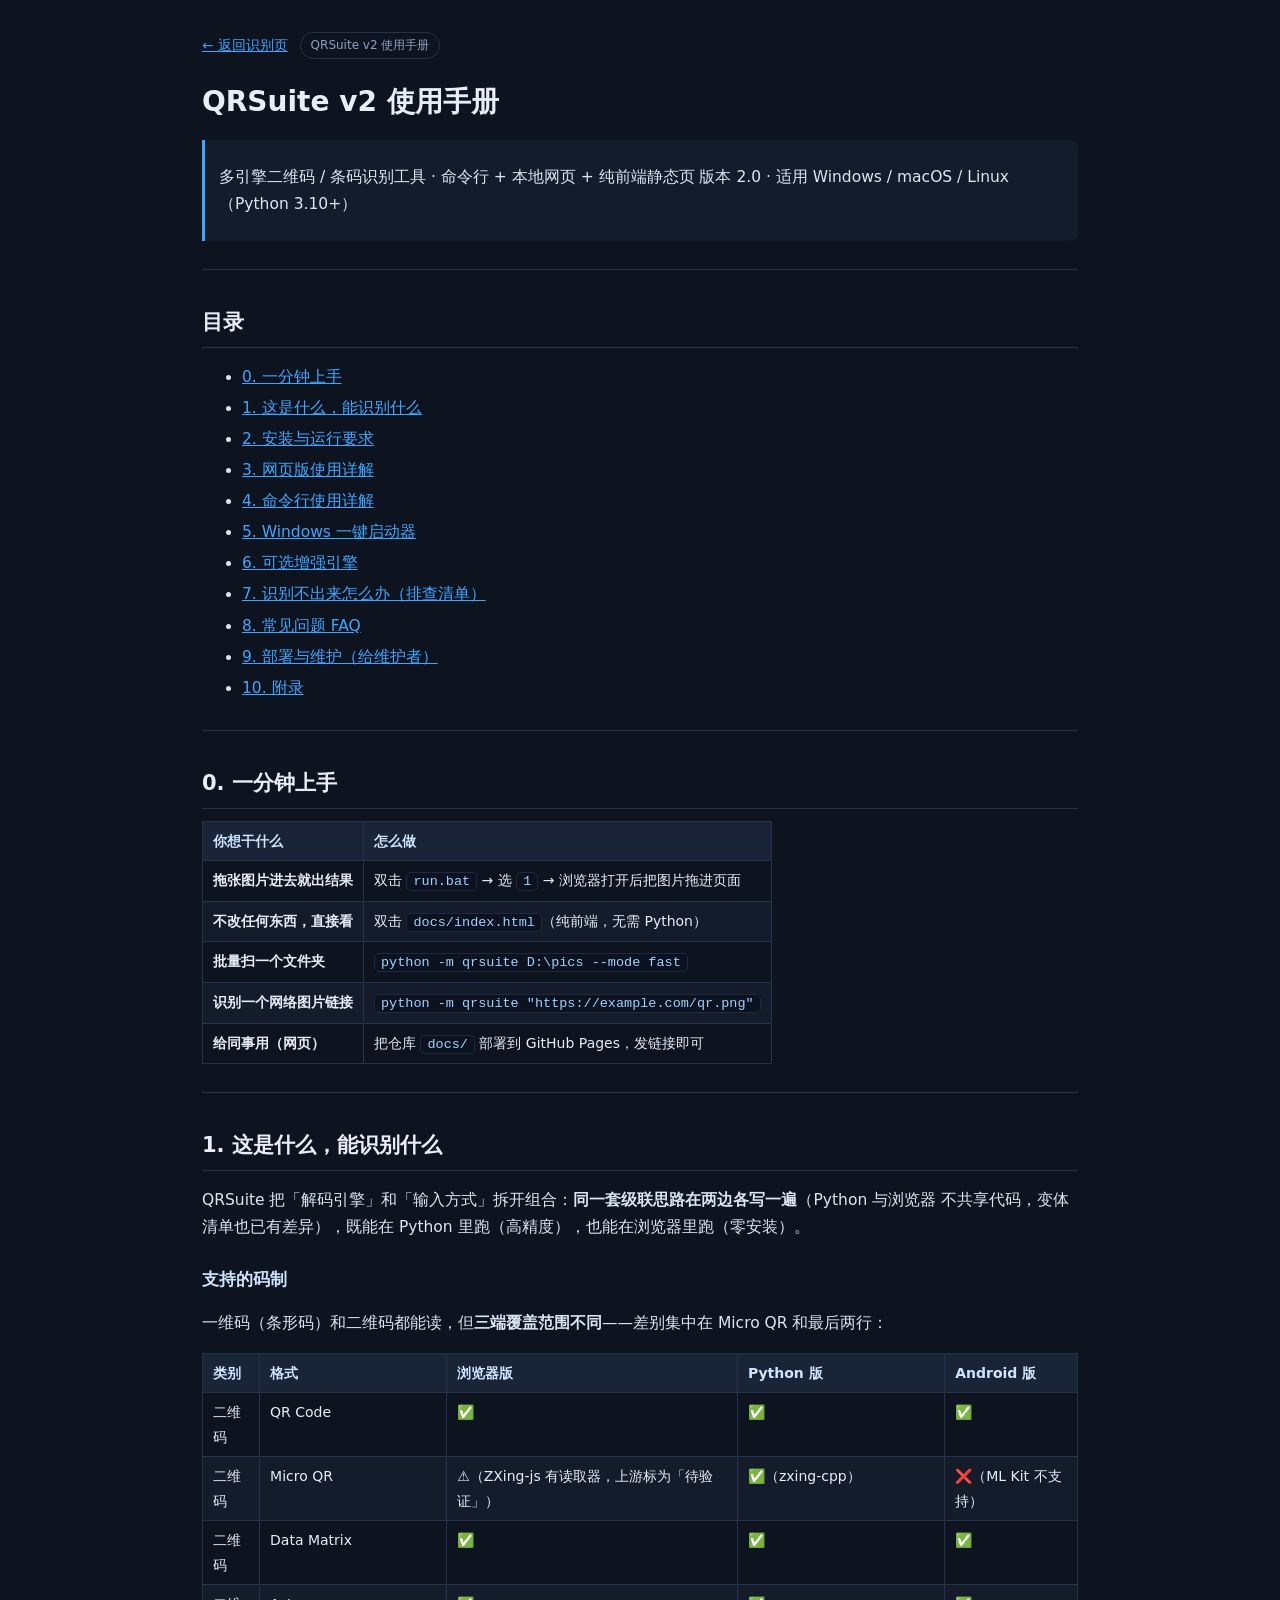
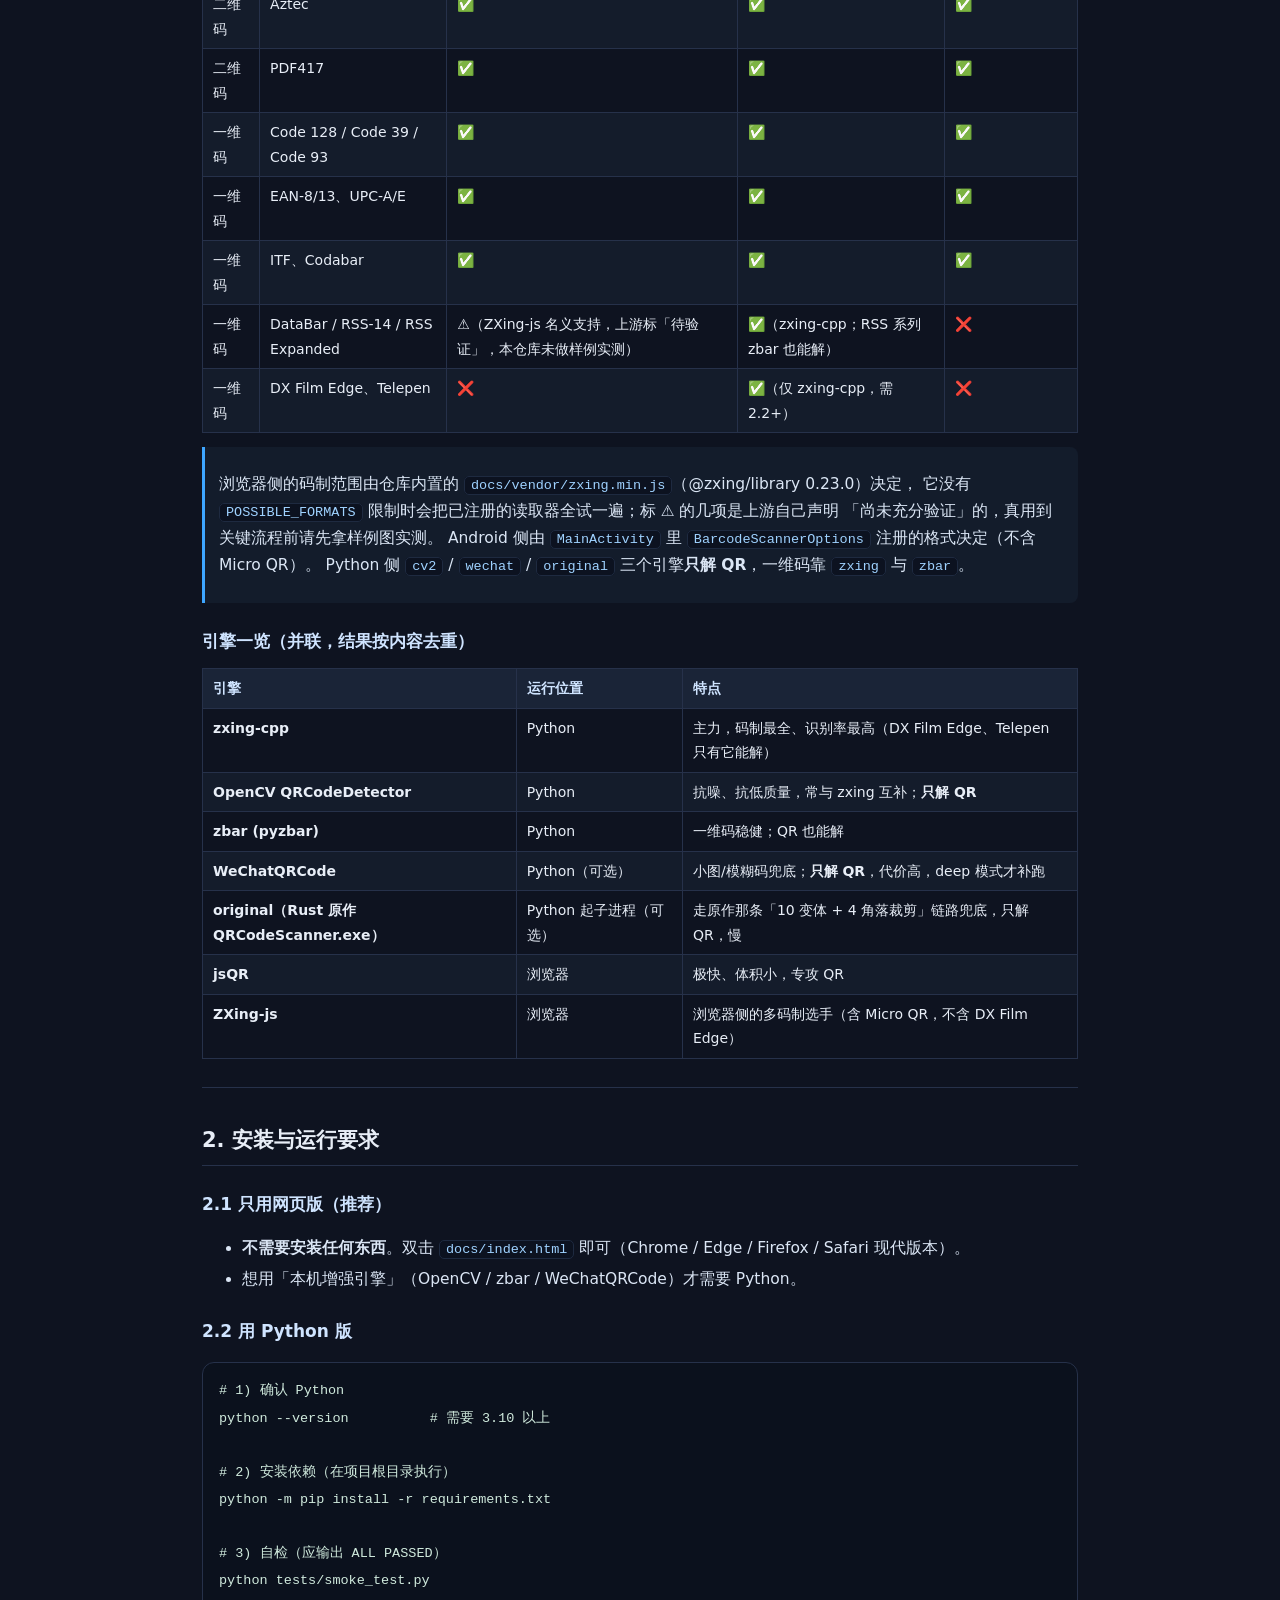
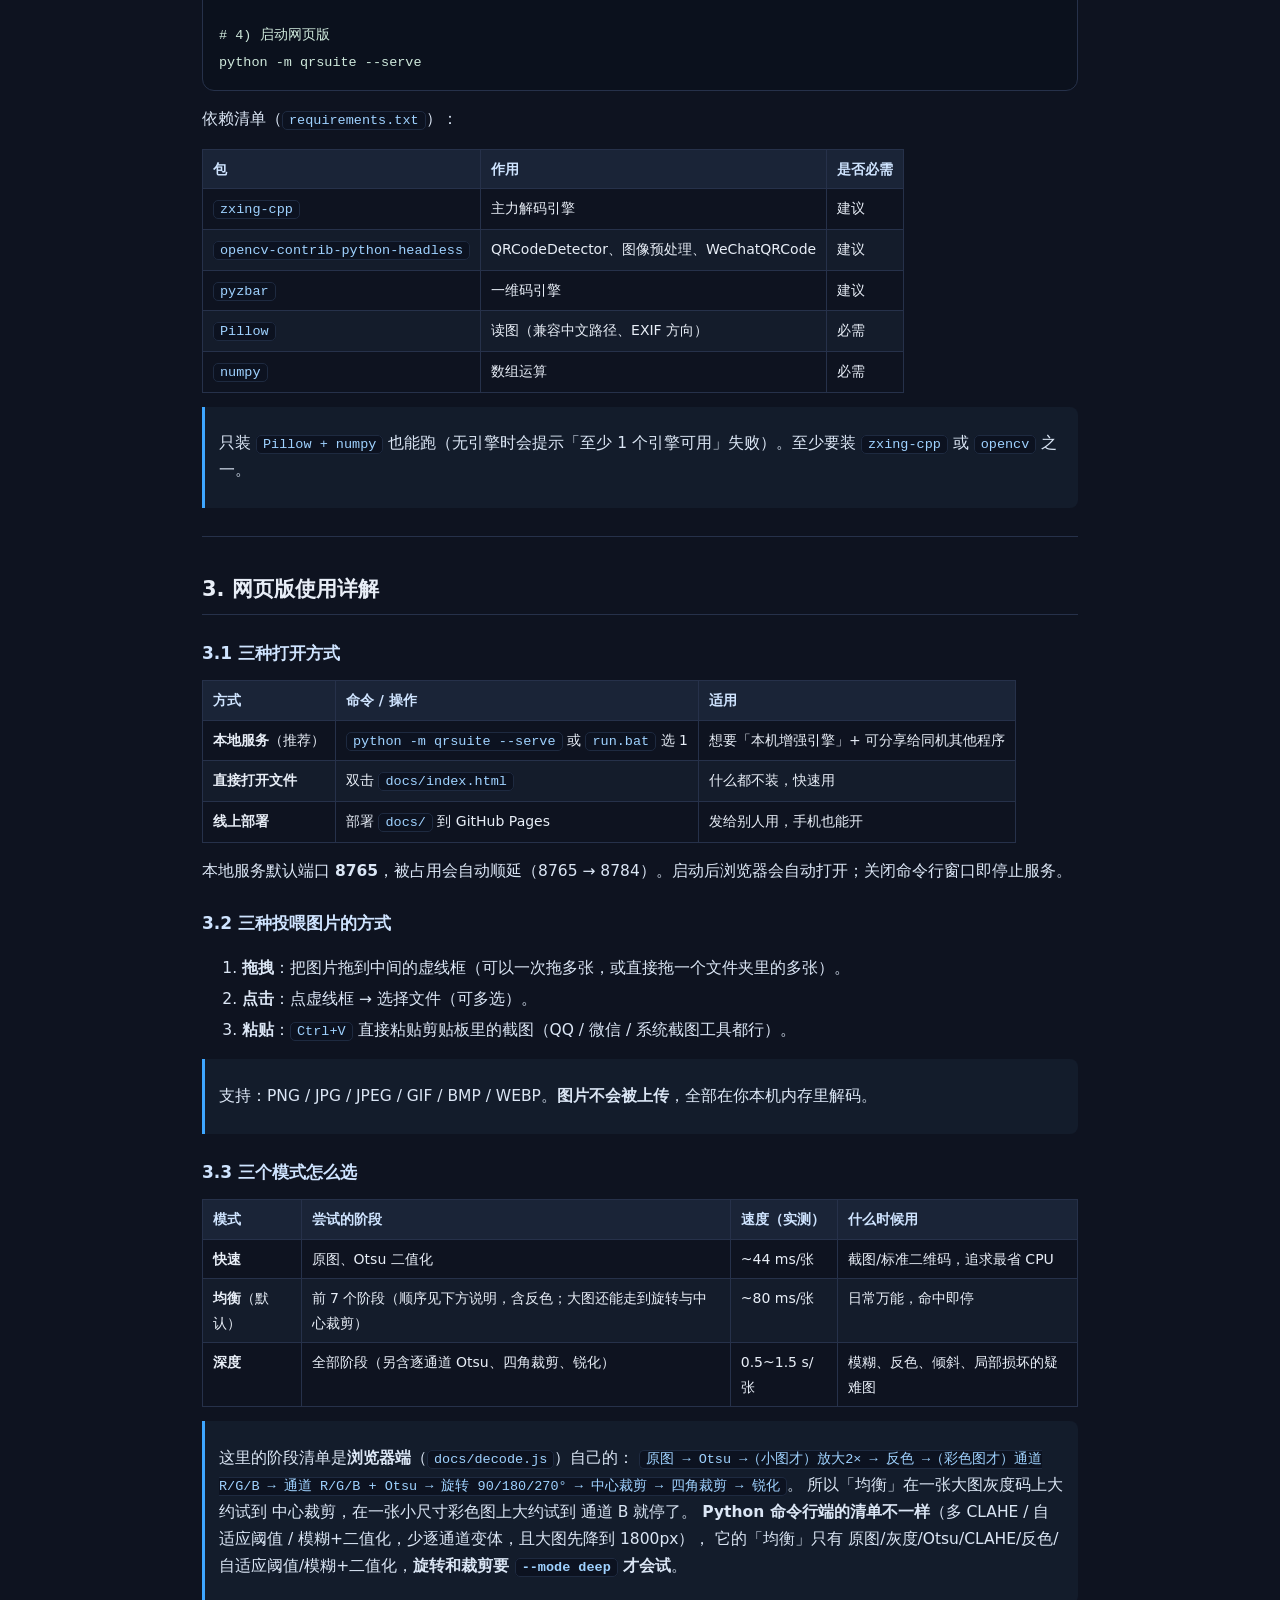
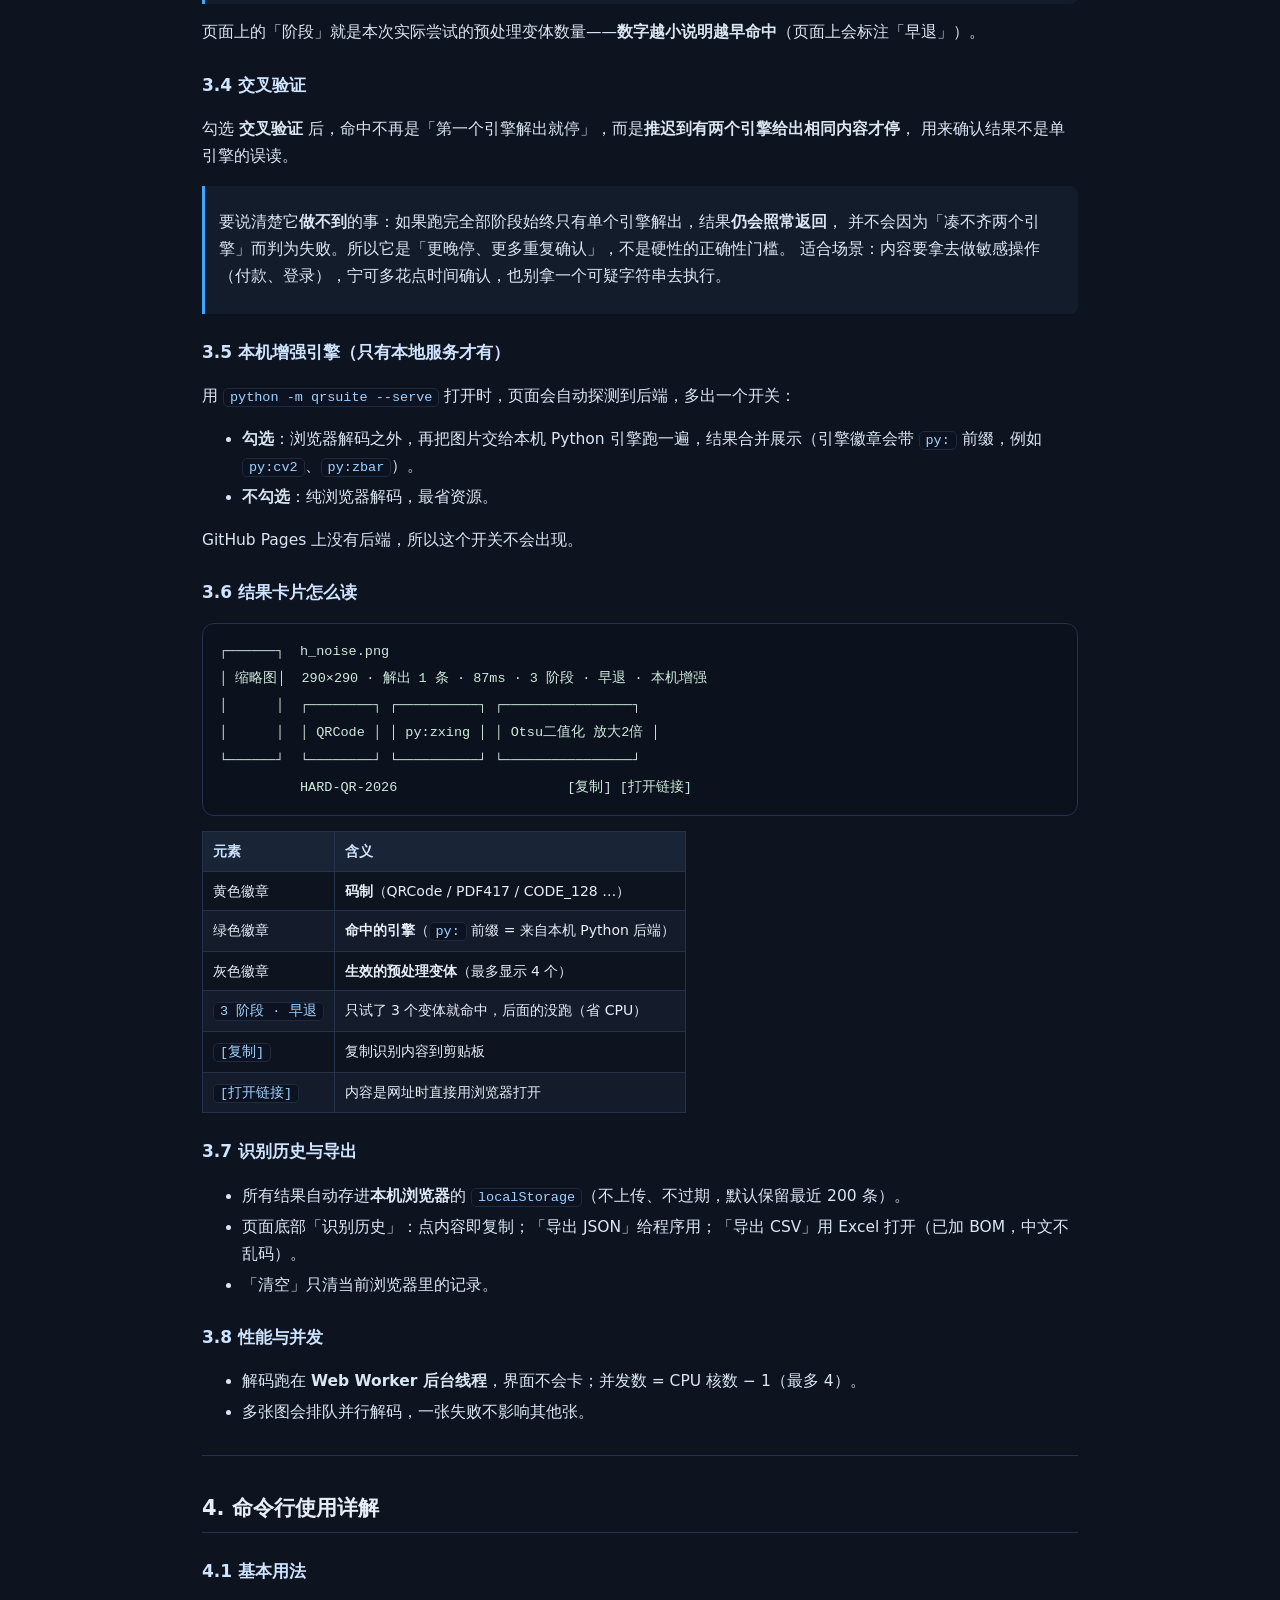
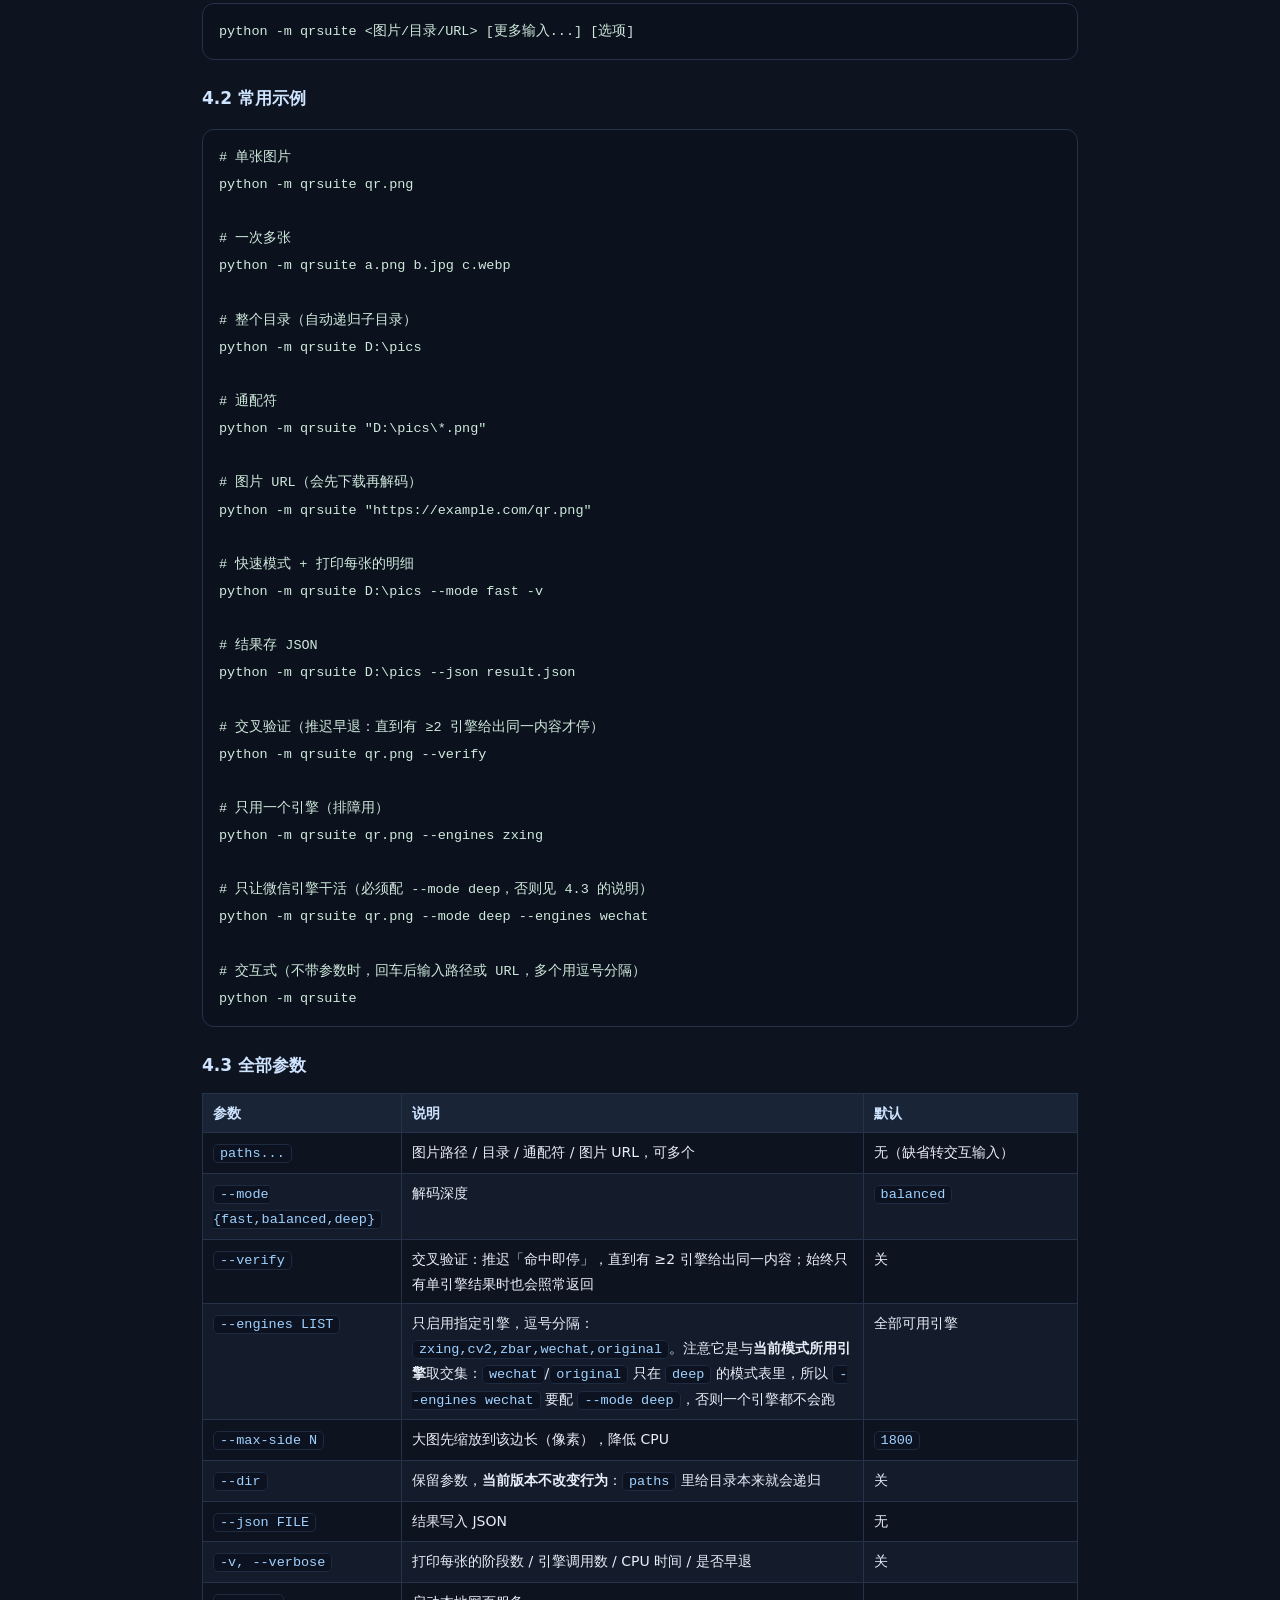
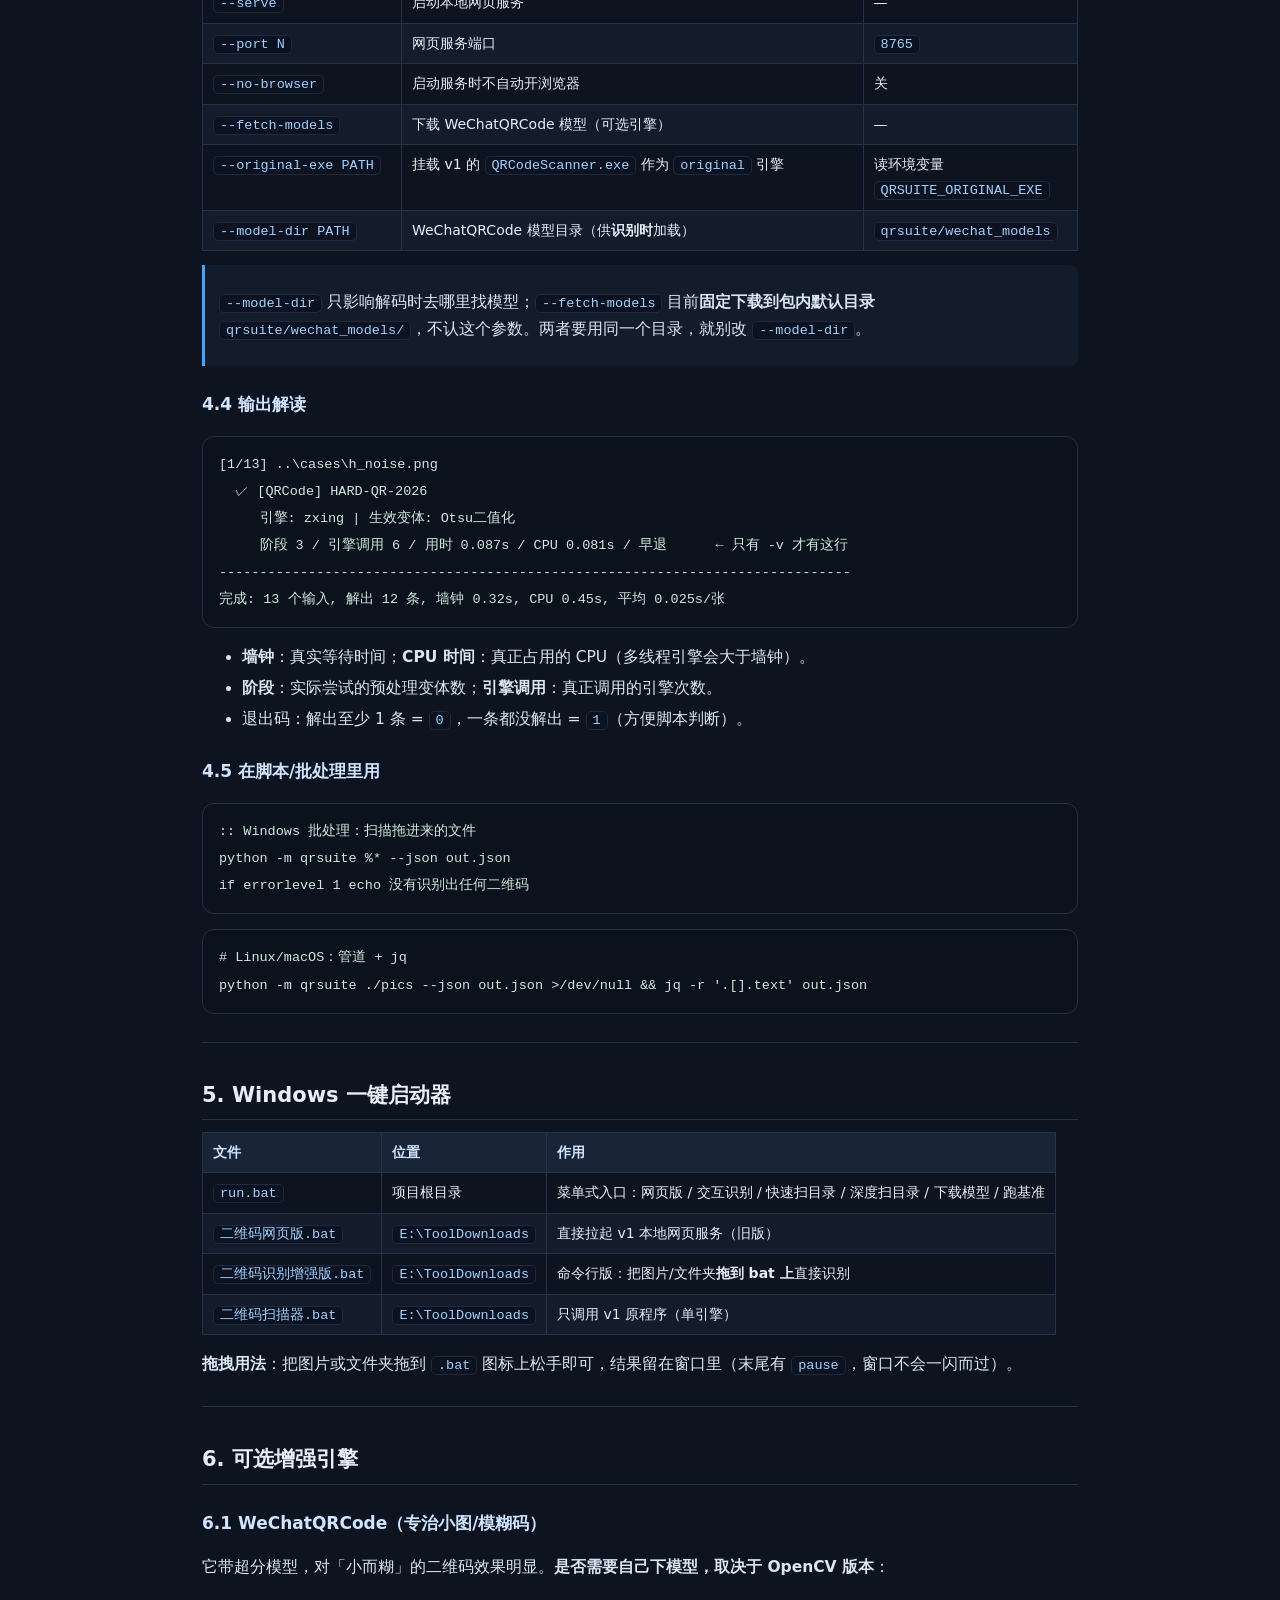
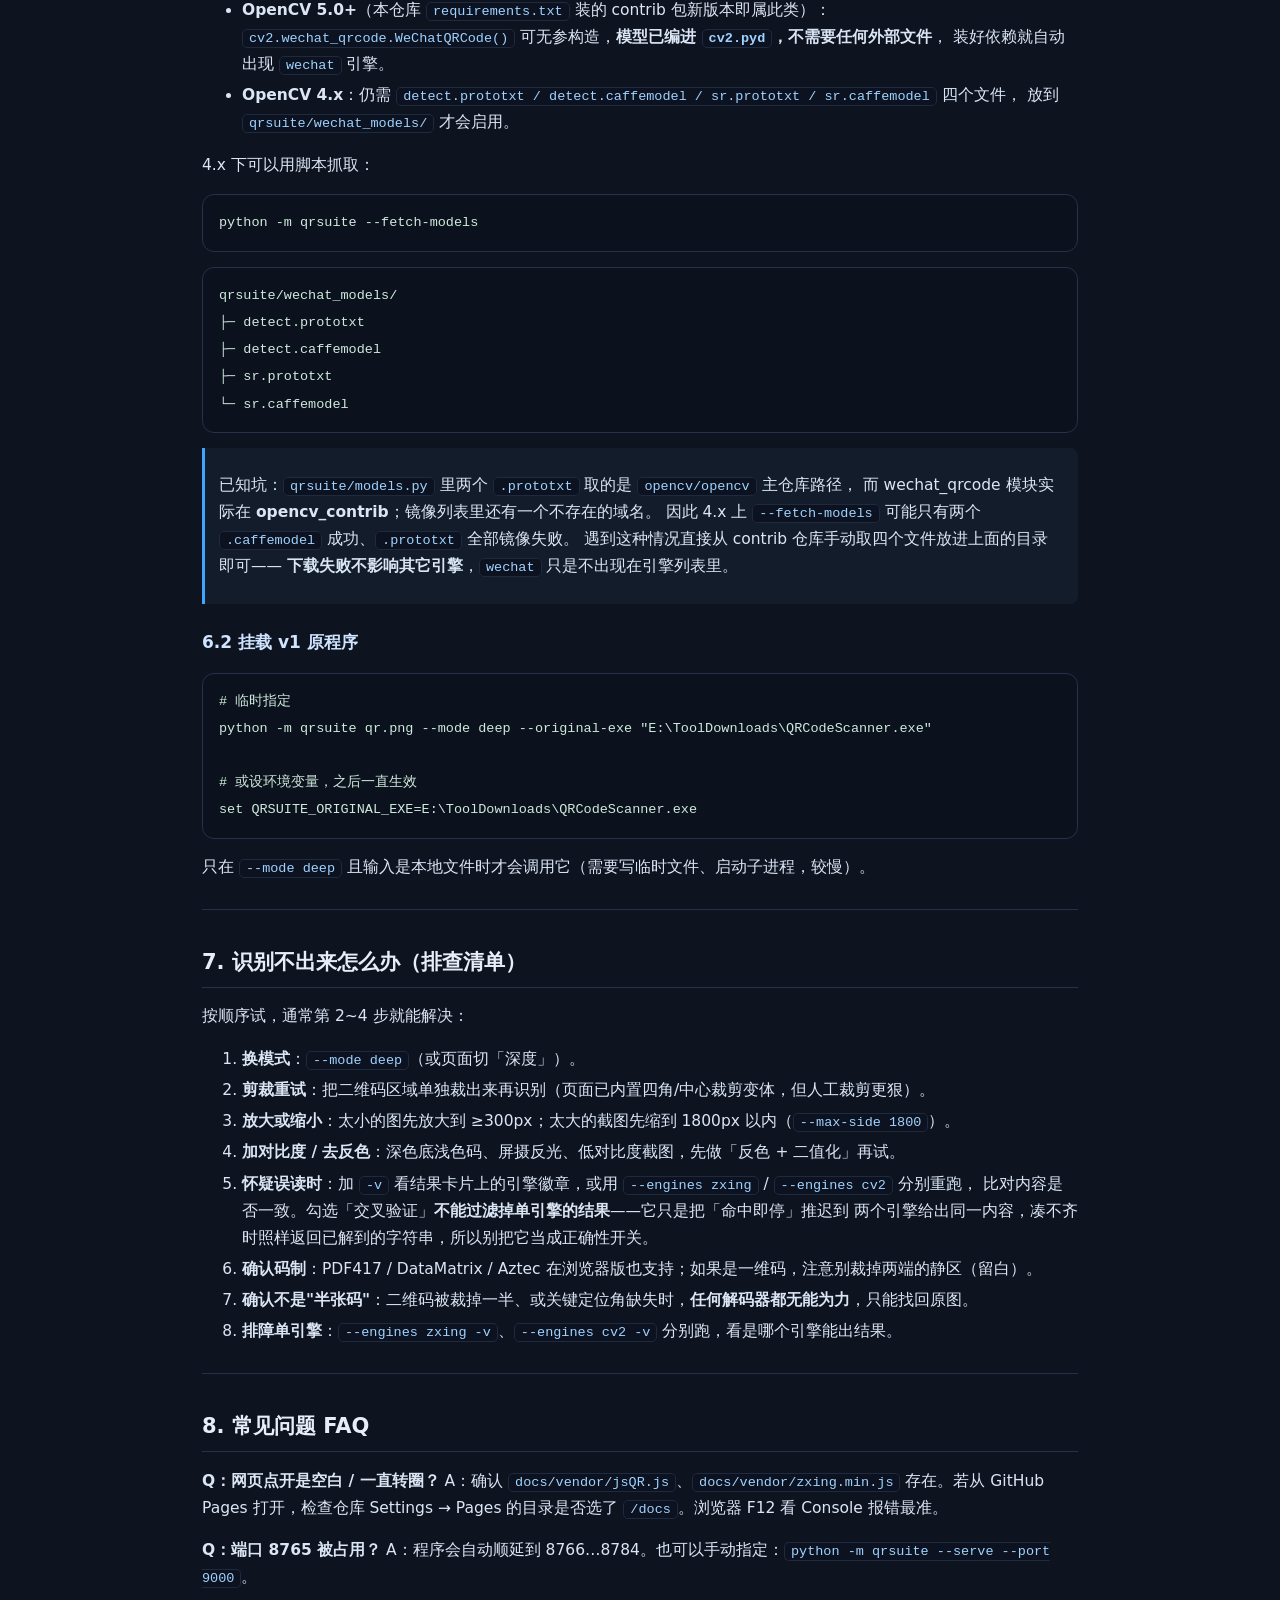
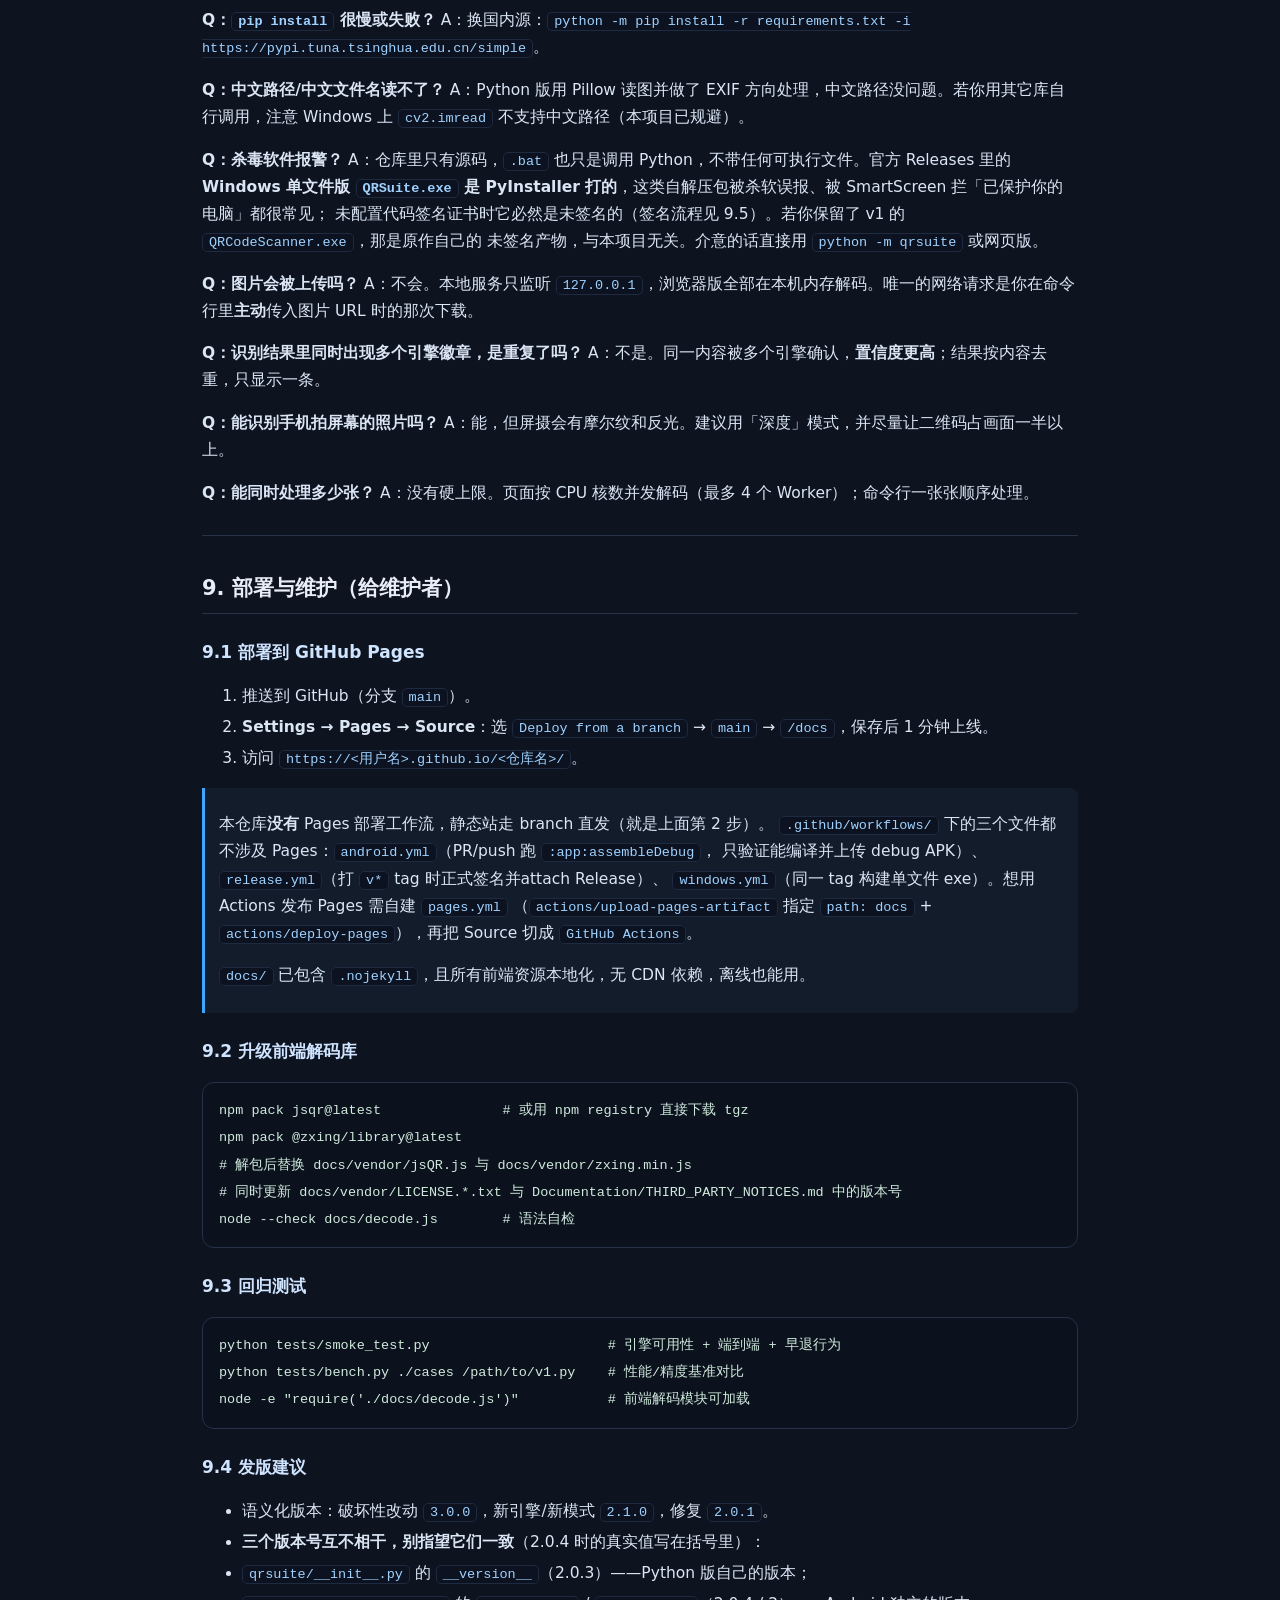
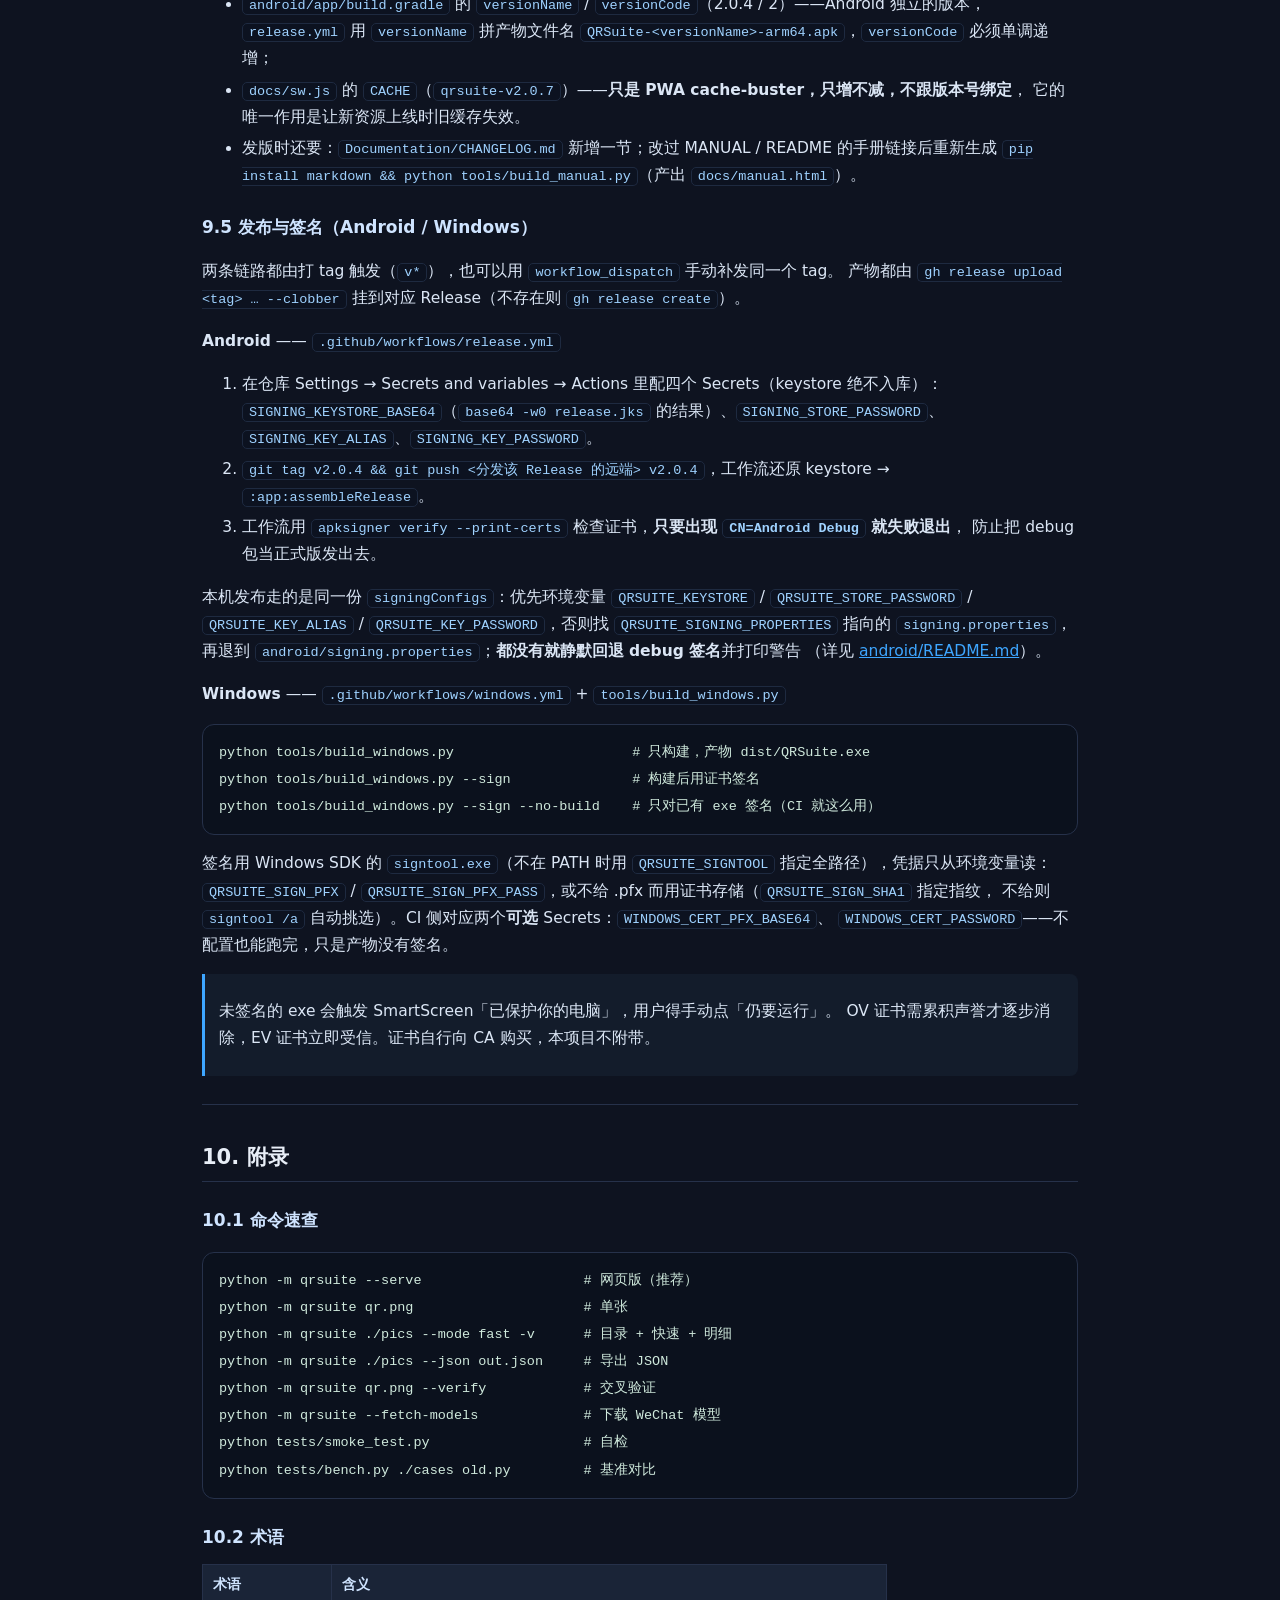
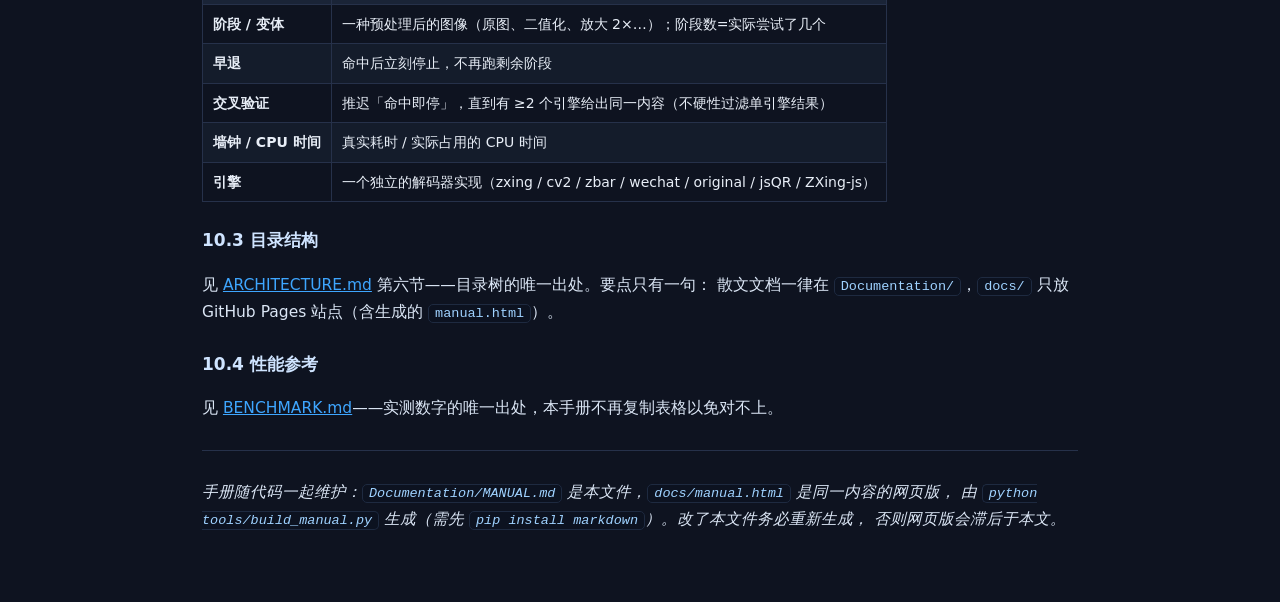
<file: docs/manual.html>
<!DOCTYPE html>
<html lang="zh-CN">
<head>
<meta charset="utf-8">
<meta name="viewport" content="width=device-width, initial-scale=1">
<title>QRSuite v2 使用手册</title>
<style>
:root{--bg:#0e1320;--card:#171f30;--line:#26314a;--fg:#e8eef7;--mut:#8ea0bd;--acc:#3ea6ff;--ok:#31c48d}
*{box-sizing:border-box}
body{margin:0;background:radial-gradient(1200px 600px at 50% -12%,#1c2942,#0e1320 62%);color:var(--fg);
     font:15.5px/1.75 "Microsoft YaHei",system-ui,-apple-system,"Segoe UI",sans-serif}
.wrap{max-width:920px;margin:0 auto;padding:32px 22px 90px;background:transparent}
a{color:var(--acc)} a:hover{text-decoration:underline}
h1{font-size:28px;margin:0 0 6px} h2{font-size:21px;margin:34px 0 10px;padding-bottom:6px;border-bottom:1px solid var(--line)}
h3{font-size:17px;margin:24px 0 8px;color:#cfe4ff} h4{font-size:15px;margin:18px 0 6px;color:#bcd3f2}
p,li{color:#dbe6f5} li{margin:4px 0}
code{background:#0c1220;border:1px solid #1e2a40;border-radius:5px;padding:1px 6px;color:#9fd2ff;
      font-family:Consolas,ui-monospace,monospace;font-size:13.5px}
pre{background:#0b111d;border:1px solid var(--line);border-radius:12px;padding:14px 16px;overflow:auto}
pre code{background:none;border:none;padding:0;color:#cfe9dc;font-size:13.5px;line-height:1.6}
blockquote{margin:14px 0;padding:8px 14px;border-left:3px solid var(--acc);background:#131c2b;color:var(--mut);border-radius:0 8px 8px 0}
table{border-collapse:collapse;width:100%;margin:12px 0;font-size:14px;display:block;overflow-x:auto}
th,td{border:1px solid var(--line);padding:7px 10px;text-align:left;vertical-align:top}
th{background:#1a2437;color:#cfe4ff;white-space:nowrap}
tr:nth-child(even) td{background:#141c2b}
hr{border:none;border-top:1px solid var(--line);margin:28px 0}
.top{display:flex;align-items:center;gap:12px;margin-bottom:18px}
.top a{font-size:13.5px}
.badge{font-size:12px;color:var(--mut);border:1px solid var(--line);border-radius:999px;padding:2px 10px}
</style>
</head>
<body><div class="wrap">
<div class="top"><a href="./">← 返回识别页</a><span class="badge">QRSuite v2 使用手册</span></div>
<h1 id="qrsuite-v2">QRSuite v2 使用手册</h1>
<blockquote>
<p>多引擎二维码 / 条码识别工具 · 命令行 + 本地网页 + 纯前端静态页
版本 2.0 · 适用 Windows / macOS / Linux（Python 3.10+）</p>
</blockquote>
<hr />
<h2 id="_1">目录</h2>
<ul>
<li><a href="#0-一分钟上手">0. 一分钟上手</a></li>
<li><a href="#1-这是什么能识别什么">1. 这是什么，能识别什么</a></li>
<li><a href="#2-安装与运行要求">2. 安装与运行要求</a></li>
<li><a href="#3-网页版使用详解">3. 网页版使用详解</a></li>
<li><a href="#4-命令行使用详解">4. 命令行使用详解</a></li>
<li><a href="#5-windows-一键启动器">5. Windows 一键启动器</a></li>
<li><a href="#6-可选增强引擎">6. 可选增强引擎</a></li>
<li><a href="#7-识别不出来怎么办排查清单">7. 识别不出来怎么办（排查清单）</a></li>
<li><a href="#8-常见问题-faq">8. 常见问题 FAQ</a></li>
<li><a href="#9-部署与维护给维护者">9. 部署与维护（给维护者）</a></li>
<li><a href="#10-附录">10. 附录</a></li>
</ul>
<hr />
<h2 id="0">0. 一分钟上手</h2>
<table>
<thead>
<tr>
<th>你想干什么</th>
<th>怎么做</th>
</tr>
</thead>
<tbody>
<tr>
<td><strong>拖张图片进去就出结果</strong></td>
<td>双击 <code>run.bat</code> → 选 <code>1</code> → 浏览器打开后把图片拖进页面</td>
</tr>
<tr>
<td><strong>不改任何东西，直接看</strong></td>
<td>双击 <code>docs/index.html</code>（纯前端，无需 Python）</td>
</tr>
<tr>
<td><strong>批量扫一个文件夹</strong></td>
<td><code>python -m qrsuite D:\pics --mode fast</code></td>
</tr>
<tr>
<td><strong>识别一个网络图片链接</strong></td>
<td><code>python -m qrsuite "https://example.com/qr.png"</code></td>
</tr>
<tr>
<td><strong>给同事用（网页）</strong></td>
<td>把仓库 <code>docs/</code> 部署到 GitHub Pages，发链接即可</td>
</tr>
</tbody>
</table>
<hr />
<h2 id="1">1. 这是什么，能识别什么</h2>
<p>QRSuite 把「解码引擎」和「输入方式」拆开组合：<strong>同一套级联思路在两边各写一遍</strong>（Python 与浏览器
不共享代码，变体清单也已有差异），既能在 Python 里跑（高精度），也能在浏览器里跑（零安装）。</p>
<h3 id="_2">支持的码制</h3>
<p>一维码（条形码）和二维码都能读，但<strong>三端覆盖范围不同</strong>——差别集中在 Micro QR 和最后两行：</p>
<table>
<thead>
<tr>
<th>类别</th>
<th>格式</th>
<th>浏览器版</th>
<th>Python 版</th>
<th>Android 版</th>
</tr>
</thead>
<tbody>
<tr>
<td>二维码</td>
<td>QR Code</td>
<td>✅</td>
<td>✅</td>
<td>✅</td>
</tr>
<tr>
<td>二维码</td>
<td>Micro QR</td>
<td>⚠️（ZXing-js 有读取器，上游标为「待验证」）</td>
<td>✅（zxing-cpp）</td>
<td>❌（ML Kit 不支持）</td>
</tr>
<tr>
<td>二维码</td>
<td>Data Matrix</td>
<td>✅</td>
<td>✅</td>
<td>✅</td>
</tr>
<tr>
<td>二维码</td>
<td>Aztec</td>
<td>✅</td>
<td>✅</td>
<td>✅</td>
</tr>
<tr>
<td>二维码</td>
<td>PDF417</td>
<td>✅</td>
<td>✅</td>
<td>✅</td>
</tr>
<tr>
<td>一维码</td>
<td>Code 128 / Code 39 / Code 93</td>
<td>✅</td>
<td>✅</td>
<td>✅</td>
</tr>
<tr>
<td>一维码</td>
<td>EAN-8/13、UPC-A/E</td>
<td>✅</td>
<td>✅</td>
<td>✅</td>
</tr>
<tr>
<td>一维码</td>
<td>ITF、Codabar</td>
<td>✅</td>
<td>✅</td>
<td>✅</td>
</tr>
<tr>
<td>一维码</td>
<td>DataBar / RSS-14 / RSS Expanded</td>
<td>⚠️（ZXing-js 名义支持，上游标「待验证」，本仓库未做样例实测）</td>
<td>✅（zxing-cpp；RSS 系列 zbar 也能解）</td>
<td>❌</td>
</tr>
<tr>
<td>一维码</td>
<td>DX Film Edge、Telepen</td>
<td>❌</td>
<td>✅（仅 zxing-cpp，需 2.2+）</td>
<td>❌</td>
</tr>
</tbody>
</table>
<blockquote>
<p>浏览器侧的码制范围由仓库内置的 <code>docs/vendor/zxing.min.js</code>（@zxing/library 0.23.0）决定，
它没有 <code>POSSIBLE_FORMATS</code> 限制时会把已注册的读取器全试一遍；标 ⚠️ 的几项是上游自己声明
「尚未充分验证」的，真用到关键流程前请先拿样例图实测。
Android 侧由 <code>MainActivity</code> 里 <code>BarcodeScannerOptions</code> 注册的格式决定（不含 Micro QR）。
Python 侧 <code>cv2</code> / <code>wechat</code> / <code>original</code> 三个引擎<strong>只解 QR</strong>，一维码靠 <code>zxing</code> 与 <code>zbar</code>。</p>
</blockquote>
<h3 id="_3">引擎一览（并联，结果按内容去重）</h3>
<table>
<thead>
<tr>
<th>引擎</th>
<th>运行位置</th>
<th>特点</th>
</tr>
</thead>
<tbody>
<tr>
<td><strong>zxing-cpp</strong></td>
<td>Python</td>
<td>主力，码制最全、识别率最高（DX Film Edge、Telepen 只有它能解）</td>
</tr>
<tr>
<td><strong>OpenCV QRCodeDetector</strong></td>
<td>Python</td>
<td>抗噪、抗低质量，常与 zxing 互补；<strong>只解 QR</strong></td>
</tr>
<tr>
<td><strong>zbar (pyzbar)</strong></td>
<td>Python</td>
<td>一维码稳健；QR 也能解</td>
</tr>
<tr>
<td><strong>WeChatQRCode</strong></td>
<td>Python（可选）</td>
<td>小图/模糊码兜底；<strong>只解 QR</strong>，代价高，deep 模式才补跑</td>
</tr>
<tr>
<td><strong>original（Rust 原作 QRCodeScanner.exe）</strong></td>
<td>Python 起子进程（可选）</td>
<td>走原作那条「10 变体 + 4 角落裁剪」链路兜底，只解 QR，慢</td>
</tr>
<tr>
<td><strong>jsQR</strong></td>
<td>浏览器</td>
<td>极快、体积小，专攻 QR</td>
</tr>
<tr>
<td><strong>ZXing-js</strong></td>
<td>浏览器</td>
<td>浏览器侧的多码制选手（含 Micro QR，不含 DX Film Edge）</td>
</tr>
</tbody>
</table>
<hr />
<h2 id="2">2. 安装与运行要求</h2>
<h3 id="21">2.1 只用网页版（推荐）</h3>
<ul>
<li><strong>不需要安装任何东西</strong>。双击 <code>docs/index.html</code> 即可（Chrome / Edge / Firefox / Safari 现代版本）。</li>
<li>想用「本机增强引擎」（OpenCV / zbar / WeChatQRCode）才需要 Python。</li>
</ul>
<h3 id="22-python">2.2 用 Python 版</h3>
<pre><code class="language-bash"># 1) 确认 Python
python --version          # 需要 3.10 以上

# 2) 安装依赖（在项目根目录执行）
python -m pip install -r requirements.txt

# 3) 自检（应输出 ALL PASSED）
python tests/smoke_test.py

# 4) 启动网页版
python -m qrsuite --serve
</code></pre>
<p>依赖清单（<code>requirements.txt</code>）：</p>
<table>
<thead>
<tr>
<th>包</th>
<th>作用</th>
<th>是否必需</th>
</tr>
</thead>
<tbody>
<tr>
<td><code>zxing-cpp</code></td>
<td>主力解码引擎</td>
<td>建议</td>
</tr>
<tr>
<td><code>opencv-contrib-python-headless</code></td>
<td>QRCodeDetector、图像预处理、WeChatQRCode</td>
<td>建议</td>
</tr>
<tr>
<td><code>pyzbar</code></td>
<td>一维码引擎</td>
<td>建议</td>
</tr>
<tr>
<td><code>Pillow</code></td>
<td>读图（兼容中文路径、EXIF 方向）</td>
<td>必需</td>
</tr>
<tr>
<td><code>numpy</code></td>
<td>数组运算</td>
<td>必需</td>
</tr>
</tbody>
</table>
<blockquote>
<p>只装 <code>Pillow + numpy</code> 也能跑（无引擎时会提示「至少 1 个引擎可用」失败）。至少要装 <code>zxing-cpp</code> 或 <code>opencv</code> 之一。</p>
</blockquote>
<hr />
<h2 id="3">3. 网页版使用详解</h2>
<h3 id="31">3.1 三种打开方式</h3>
<table>
<thead>
<tr>
<th>方式</th>
<th>命令 / 操作</th>
<th>适用</th>
</tr>
</thead>
<tbody>
<tr>
<td><strong>本地服务</strong>（推荐）</td>
<td><code>python -m qrsuite --serve</code> 或 <code>run.bat</code> 选 1</td>
<td>想要「本机增强引擎」+ 可分享给同机其他程序</td>
</tr>
<tr>
<td><strong>直接打开文件</strong></td>
<td>双击 <code>docs/index.html</code></td>
<td>什么都不装，快速用</td>
</tr>
<tr>
<td><strong>线上部署</strong></td>
<td>部署 <code>docs/</code> 到 GitHub Pages</td>
<td>发给别人用，手机也能开</td>
</tr>
</tbody>
</table>
<p>本地服务默认端口 <strong>8765</strong>，被占用会自动顺延（8765 → 8784）。启动后浏览器会自动打开；关闭命令行窗口即停止服务。</p>
<h3 id="32">3.2 三种投喂图片的方式</h3>
<ol>
<li><strong>拖拽</strong>：把图片拖到中间的虚线框（可以一次拖多张，或直接拖一个文件夹里的多张）。</li>
<li><strong>点击</strong>：点虚线框 → 选择文件（可多选）。</li>
<li><strong>粘贴</strong>：<code>Ctrl+V</code> 直接粘贴剪贴板里的截图（QQ / 微信 / 系统截图工具都行）。</li>
</ol>
<blockquote>
<p>支持：PNG / JPG / JPEG / GIF / BMP / WEBP。<strong>图片不会被上传</strong>，全部在你本机内存里解码。</p>
</blockquote>
<h3 id="33">3.3 三个模式怎么选</h3>
<table>
<thead>
<tr>
<th>模式</th>
<th>尝试的阶段</th>
<th>速度（实测）</th>
<th>什么时候用</th>
</tr>
</thead>
<tbody>
<tr>
<td><strong>快速</strong></td>
<td>原图、Otsu 二值化</td>
<td>~44 ms/张</td>
<td>截图/标准二维码，追求最省 CPU</td>
</tr>
<tr>
<td><strong>均衡</strong>（默认）</td>
<td>前 7 个阶段（顺序见下方说明，含反色；大图还能走到旋转与中心裁剪）</td>
<td>~80 ms/张</td>
<td>日常万能，命中即停</td>
</tr>
<tr>
<td><strong>深度</strong></td>
<td>全部阶段（另含逐通道 Otsu、四角裁剪、锐化）</td>
<td>0.5~1.5 s/张</td>
<td>模糊、反色、倾斜、局部损坏的疑难图</td>
</tr>
</tbody>
</table>
<blockquote>
<p>这里的阶段清单是<strong>浏览器端</strong>（<code>docs/decode.js</code>）自己的：
<code>原图 → Otsu →（小图才）放大2× → 反色 →（彩色图才）通道 R/G/B → 通道 R/G/B + Otsu → 旋转 90/180/270° → 中心裁剪 → 四角裁剪 → 锐化</code>。
所以「均衡」在一张大图灰度码上大约试到 中心裁剪，在一张小尺寸彩色图上大约试到 通道 B 就停了。
<strong>Python 命令行端的清单不一样</strong>（多 CLAHE / 自适应阈值 / 模糊+二值化，少逐通道变体，且大图先降到 1800px），
它的「均衡」只有 原图/灰度/Otsu/CLAHE/反色/自适应阈值/模糊+二值化，<strong>旋转和裁剪要 <code>--mode deep</code> 才会试</strong>。</p>
</blockquote>
<p>页面上的「阶段」就是本次实际尝试的预处理变体数量——<strong>数字越小说明越早命中</strong>（页面上会标注「早退」）。</p>
<h3 id="34">3.4 交叉验证</h3>
<p>勾选 <strong>交叉验证</strong> 后，命中不再是「第一个引擎解出就停」，而是<strong>推迟到有两个引擎给出相同内容才停</strong>，
用来确认结果不是单引擎的误读。</p>
<blockquote>
<p>要说清楚它<strong>做不到</strong>的事：如果跑完全部阶段始终只有单个引擎解出，结果<strong>仍会照常返回</strong>，
并不会因为「凑不齐两个引擎」而判为失败。所以它是「更晚停、更多重复确认」，不是硬性的正确性门槛。
适合场景：内容要拿去做敏感操作（付款、登录），宁可多花点时间确认，也别拿一个可疑字符串去执行。</p>
</blockquote>
<h3 id="35">3.5 本机增强引擎（只有本地服务才有）</h3>
<p>用 <code>python -m qrsuite --serve</code> 打开时，页面会自动探测到后端，多出一个开关：</p>
<ul>
<li><strong>勾选</strong>：浏览器解码之外，再把图片交给本机 Python 引擎跑一遍，结果合并展示（引擎徽章会带 <code>py:</code> 前缀，例如 <code>py:cv2</code>、<code>py:zbar</code>）。</li>
<li><strong>不勾选</strong>：纯浏览器解码，最省资源。</li>
</ul>
<p>GitHub Pages 上没有后端，所以这个开关不会出现。</p>
<h3 id="36">3.6 结果卡片怎么读</h3>
<pre><code>┌──────┐  h_noise.png
│ 缩略图│  290×290 · 解出 1 条 · 87ms · 3 阶段 · 早退 · 本机增强
│      │  ┌────────┐ ┌──────────┐ ┌────────────────┐
│      │  │ QRCode │ │ py:zxing │ │ Otsu二值化 放大2倍 │
└──────┘  └────────┘ └──────────┘ └────────────────┘
          HARD-QR-2026                     [复制] [打开链接]
</code></pre>
<table>
<thead>
<tr>
<th>元素</th>
<th>含义</th>
</tr>
</thead>
<tbody>
<tr>
<td>黄色徽章</td>
<td><strong>码制</strong>（QRCode / PDF417 / CODE_128 …）</td>
</tr>
<tr>
<td>绿色徽章</td>
<td><strong>命中的引擎</strong>（<code>py:</code> 前缀 = 来自本机 Python 后端）</td>
</tr>
<tr>
<td>灰色徽章</td>
<td><strong>生效的预处理变体</strong>（最多显示 4 个）</td>
</tr>
<tr>
<td><code>3 阶段 · 早退</code></td>
<td>只试了 3 个变体就命中，后面的没跑（省 CPU）</td>
</tr>
<tr>
<td><code>[复制]</code></td>
<td>复制识别内容到剪贴板</td>
</tr>
<tr>
<td><code>[打开链接]</code></td>
<td>内容是网址时直接用浏览器打开</td>
</tr>
</tbody>
</table>
<h3 id="37">3.7 识别历史与导出</h3>
<ul>
<li>所有结果自动存进<strong>本机浏览器</strong>的 <code>localStorage</code>（不上传、不过期，默认保留最近 200 条）。</li>
<li>页面底部「识别历史」：点内容即复制；「导出 JSON」给程序用；「导出 CSV」用 Excel 打开（已加 BOM，中文不乱码）。</li>
<li>「清空」只清当前浏览器里的记录。</li>
</ul>
<h3 id="38">3.8 性能与并发</h3>
<ul>
<li>解码跑在 <strong>Web Worker 后台线程</strong>，界面不会卡；并发数 = CPU 核数 − 1（最多 4）。</li>
<li>多张图会排队并行解码，一张失败不影响其他张。</li>
</ul>
<hr />
<h2 id="4">4. 命令行使用详解</h2>
<h3 id="41">4.1 基本用法</h3>
<pre><code class="language-bash">python -m qrsuite &lt;图片/目录/URL&gt; [更多输入...] [选项]
</code></pre>
<h3 id="42">4.2 常用示例</h3>
<pre><code class="language-bash"># 单张图片
python -m qrsuite qr.png

# 一次多张
python -m qrsuite a.png b.jpg c.webp

# 整个目录（自动递归子目录）
python -m qrsuite D:\pics

# 通配符
python -m qrsuite &quot;D:\pics\*.png&quot;

# 图片 URL（会先下载再解码）
python -m qrsuite &quot;https://example.com/qr.png&quot;

# 快速模式 + 打印每张的明细
python -m qrsuite D:\pics --mode fast -v

# 结果存 JSON
python -m qrsuite D:\pics --json result.json

# 交叉验证（推迟早退：直到有 ≥2 引擎给出同一内容才停）
python -m qrsuite qr.png --verify

# 只用一个引擎（排障用）
python -m qrsuite qr.png --engines zxing

# 只让微信引擎干活（必须配 --mode deep，否则见 4.3 的说明）
python -m qrsuite qr.png --mode deep --engines wechat

# 交互式（不带参数时，回车后输入路径或 URL，多个用逗号分隔）
python -m qrsuite
</code></pre>
<h3 id="43">4.3 全部参数</h3>
<table>
<thead>
<tr>
<th>参数</th>
<th>说明</th>
<th>默认</th>
</tr>
</thead>
<tbody>
<tr>
<td><code>paths...</code></td>
<td>图片路径 / 目录 / 通配符 / 图片 URL，可多个</td>
<td>无（缺省转交互输入）</td>
</tr>
<tr>
<td><code>--mode {fast,balanced,deep}</code></td>
<td>解码深度</td>
<td><code>balanced</code></td>
</tr>
<tr>
<td><code>--verify</code></td>
<td>交叉验证：推迟「命中即停」，直到有 ≥2 引擎给出同一内容；始终只有单引擎结果时也会照常返回</td>
<td>关</td>
</tr>
<tr>
<td><code>--engines LIST</code></td>
<td>只启用指定引擎，逗号分隔：<code>zxing,cv2,zbar,wechat,original</code>。注意它是与<strong>当前模式所用引擎</strong>取交集：<code>wechat</code>/<code>original</code> 只在 <code>deep</code> 的模式表里，所以 <code>--engines wechat</code> 要配 <code>--mode deep</code>，否则一个引擎都不会跑</td>
<td>全部可用引擎</td>
</tr>
<tr>
<td><code>--max-side N</code></td>
<td>大图先缩放到该边长（像素），降低 CPU</td>
<td><code>1800</code></td>
</tr>
<tr>
<td><code>--dir</code></td>
<td>保留参数，<strong>当前版本不改变行为</strong>：<code>paths</code> 里给目录本来就会递归</td>
<td>关</td>
</tr>
<tr>
<td><code>--json FILE</code></td>
<td>结果写入 JSON</td>
<td>无</td>
</tr>
<tr>
<td><code>-v, --verbose</code></td>
<td>打印每张的阶段数 / 引擎调用数 / CPU 时间 / 是否早退</td>
<td>关</td>
</tr>
<tr>
<td><code>--serve</code></td>
<td>启动本地网页服务</td>
<td>—</td>
</tr>
<tr>
<td><code>--port N</code></td>
<td>网页服务端口</td>
<td><code>8765</code></td>
</tr>
<tr>
<td><code>--no-browser</code></td>
<td>启动服务时不自动开浏览器</td>
<td>关</td>
</tr>
<tr>
<td><code>--fetch-models</code></td>
<td>下载 WeChatQRCode 模型（可选引擎）</td>
<td>—</td>
</tr>
<tr>
<td><code>--original-exe PATH</code></td>
<td>挂载 v1 的 <code>QRCodeScanner.exe</code> 作为 <code>original</code> 引擎</td>
<td>读环境变量 <code>QRSUITE_ORIGINAL_EXE</code></td>
</tr>
<tr>
<td><code>--model-dir PATH</code></td>
<td>WeChatQRCode 模型目录（供<strong>识别时</strong>加载）</td>
<td><code>qrsuite/wechat_models</code></td>
</tr>
</tbody>
</table>
<blockquote>
<p><code>--model-dir</code> 只影响解码时去哪里找模型；<code>--fetch-models</code> 目前<strong>固定下载到包内默认目录</strong>
<code>qrsuite/wechat_models/</code>，不认这个参数。两者要用同一个目录，就别改 <code>--model-dir</code>。</p>
</blockquote>
<h3 id="44">4.4 输出解读</h3>
<pre><code>[1/13] ..\cases\h_noise.png
  ✓ [QRCode] HARD-QR-2026
     引擎: zxing | 生效变体: Otsu二值化
     阶段 3 / 引擎调用 6 / 用时 0.087s / CPU 0.081s / 早退      ← 只有 -v 才有这行
------------------------------------------------------------------------------
完成: 13 个输入, 解出 12 条, 墙钟 0.32s, CPU 0.45s, 平均 0.025s/张
</code></pre>
<ul>
<li><strong>墙钟</strong>：真实等待时间；<strong>CPU 时间</strong>：真正占用的 CPU（多线程引擎会大于墙钟）。</li>
<li><strong>阶段</strong>：实际尝试的预处理变体数；<strong>引擎调用</strong>：真正调用的引擎次数。</li>
<li>退出码：解出至少 1 条 = <code>0</code>，一条都没解出 = <code>1</code>（方便脚本判断）。</li>
</ul>
<h3 id="45">4.5 在脚本/批处理里用</h3>
<pre><code class="language-bat">:: Windows 批处理：扫描拖进来的文件
python -m qrsuite %* --json out.json
if errorlevel 1 echo 没有识别出任何二维码
</code></pre>
<pre><code class="language-bash"># Linux/macOS：管道 + jq
python -m qrsuite ./pics --json out.json &gt;/dev/null &amp;&amp; jq -r '.[].text' out.json
</code></pre>
<hr />
<h2 id="5-windows">5. Windows 一键启动器</h2>
<table>
<thead>
<tr>
<th>文件</th>
<th>位置</th>
<th>作用</th>
</tr>
</thead>
<tbody>
<tr>
<td><code>run.bat</code></td>
<td>项目根目录</td>
<td>菜单式入口：网页版 / 交互识别 / 快速扫目录 / 深度扫目录 / 下载模型 / 跑基准</td>
</tr>
<tr>
<td><code>二维码网页版.bat</code></td>
<td><code>E:\ToolDownloads</code></td>
<td>直接拉起 v1 本地网页服务（旧版）</td>
</tr>
<tr>
<td><code>二维码识别增强版.bat</code></td>
<td><code>E:\ToolDownloads</code></td>
<td>命令行版：把图片/文件夹<strong>拖到 bat 上</strong>直接识别</td>
</tr>
<tr>
<td><code>二维码扫描器.bat</code></td>
<td><code>E:\ToolDownloads</code></td>
<td>只调用 v1 原程序（单引擎）</td>
</tr>
</tbody>
</table>
<p><strong>拖拽用法</strong>：把图片或文件夹拖到 <code>.bat</code> 图标上松手即可，结果留在窗口里（末尾有 <code>pause</code>，窗口不会一闪而过）。</p>
<hr />
<h2 id="6">6. 可选增强引擎</h2>
<h3 id="61-wechatqrcode">6.1 WeChatQRCode（专治小图/模糊码）</h3>
<p>它带超分模型，对「小而糊」的二维码效果明显。<strong>是否需要自己下模型，取决于 OpenCV 版本</strong>：</p>
<ul>
<li><strong>OpenCV 5.0+</strong>（本仓库 <code>requirements.txt</code> 装的 contrib 包新版本即属此类）：
  <code>cv2.wechat_qrcode.WeChatQRCode()</code> 可无参构造，<strong>模型已编进 <code>cv2.pyd</code>，不需要任何外部文件</strong>，
  装好依赖就自动出现 <code>wechat</code> 引擎。</li>
<li><strong>OpenCV 4.x</strong>：仍需 <code>detect.prototxt / detect.caffemodel / sr.prototxt / sr.caffemodel</code> 四个文件，
  放到 <code>qrsuite/wechat_models/</code> 才会启用。</li>
</ul>
<p>4.x 下可以用脚本抓取：</p>
<pre><code class="language-bash">python -m qrsuite --fetch-models
</code></pre>
<pre><code>qrsuite/wechat_models/
├─ detect.prototxt
├─ detect.caffemodel
├─ sr.prototxt
└─ sr.caffemodel
</code></pre>
<blockquote>
<p>已知坑：<code>qrsuite/models.py</code> 里两个 <code>.prototxt</code> 取的是 <code>opencv/opencv</code> 主仓库路径，
而 wechat_qrcode 模块实际在 <strong>opencv_contrib</strong>；镜像列表里还有一个不存在的域名。
因此 4.x 上 <code>--fetch-models</code> 可能只有两个 <code>.caffemodel</code> 成功、<code>.prototxt</code> 全部镜像失败。
遇到这种情况直接从 contrib 仓库手动取四个文件放进上面的目录即可——
<strong>下载失败不影响其它引擎</strong>，<code>wechat</code> 只是不出现在引擎列表里。</p>
</blockquote>
<h3 id="62-v1">6.2 挂载 v1 原程序</h3>
<pre><code class="language-bash"># 临时指定
python -m qrsuite qr.png --mode deep --original-exe &quot;E:\ToolDownloads\QRCodeScanner.exe&quot;

# 或设环境变量，之后一直生效
set QRSUITE_ORIGINAL_EXE=E:\ToolDownloads\QRCodeScanner.exe
</code></pre>
<p>只在 <code>--mode deep</code> 且输入是本地文件时才会调用它（需要写临时文件、启动子进程，较慢）。</p>
<hr />
<h2 id="7">7. 识别不出来怎么办（排查清单）</h2>
<p>按顺序试，通常第 2~4 步就能解决：</p>
<ol>
<li><strong>换模式</strong>：<code>--mode deep</code>（或页面切「深度」）。</li>
<li><strong>剪裁重试</strong>：把二维码区域单独裁出来再识别（页面已内置四角/中心裁剪变体，但人工裁剪更狠）。</li>
<li><strong>放大或缩小</strong>：太小的图先放大到 ≥300px；太大的截图先缩到 1800px 以内（<code>--max-side 1800</code>）。</li>
<li><strong>加对比度 / 去反色</strong>：深色底浅色码、屏摄反光、低对比度截图，先做「反色 + 二值化」再试。</li>
<li><strong>怀疑误读时</strong>：加 <code>-v</code> 看结果卡片上的引擎徽章，或用 <code>--engines zxing</code> / <code>--engines cv2</code> 分别重跑，
   比对内容是否一致。勾选「交叉验证」<strong>不能过滤掉单引擎的结果</strong>——它只是把「命中即停」推迟到
   两个引擎给出同一内容，凑不齐时照样返回已解到的字符串，所以别把它当成正确性开关。</li>
<li><strong>确认码制</strong>：PDF417 / DataMatrix / Aztec 在浏览器版也支持；如果是一维码，注意别裁掉两端的静区（留白）。</li>
<li><strong>确认不是"半张码"</strong>：二维码被裁掉一半、或关键定位角缺失时，<strong>任何解码器都无能为力</strong>，只能找回原图。</li>
<li><strong>排障单引擎</strong>：<code>--engines zxing -v</code>、<code>--engines cv2 -v</code> 分别跑，看是哪个引擎能出结果。</li>
</ol>
<hr />
<h2 id="8-faq">8. 常见问题 FAQ</h2>
<p><strong>Q：网页点开是空白 / 一直转圈？</strong>
A：确认 <code>docs/vendor/jsQR.js</code>、<code>docs/vendor/zxing.min.js</code> 存在。若从 GitHub Pages 打开，检查仓库 Settings → Pages 的目录是否选了 <code>/docs</code>。浏览器 F12 看 Console 报错最准。</p>
<p><strong>Q：端口 8765 被占用？</strong>
A：程序会自动顺延到 8766…8784。也可以手动指定：<code>python -m qrsuite --serve --port 9000</code>。</p>
<p><strong>Q：<code>pip install</code> 很慢或失败？</strong>
A：换国内源：<code>python -m pip install -r requirements.txt -i https://pypi.tuna.tsinghua.edu.cn/simple</code>。</p>
<p><strong>Q：中文路径/中文文件名读不了？</strong>
A：Python 版用 Pillow 读图并做了 EXIF 方向处理，中文路径没问题。若你用其它库自行调用，注意 Windows 上 <code>cv2.imread</code> 不支持中文路径（本项目已规避）。</p>
<p><strong>Q：杀毒软件报警？</strong>
A：仓库里只有源码，<code>.bat</code> 也只是调用 Python，不带任何可执行文件。官方 Releases 里的 <strong>Windows 单文件版
<code>QRSuite.exe</code> 是 PyInstaller 打的</strong>，这类自解压包被杀软误报、被 SmartScreen 拦「已保护你的电脑」都很常见；
未配置代码签名证书时它必然是未签名的（签名流程见 9.5）。若你保留了 v1 的 <code>QRCodeScanner.exe</code>，那是原作自己的
未签名产物，与本项目无关。介意的话直接用 <code>python -m qrsuite</code> 或网页版。</p>
<p><strong>Q：图片会被上传吗？</strong>
A：不会。本地服务只监听 <code>127.0.0.1</code>，浏览器版全部在本机内存解码。唯一的网络请求是你在命令行里<strong>主动</strong>传入图片 URL 时的那次下载。</p>
<p><strong>Q：识别结果里同时出现多个引擎徽章，是重复了吗？</strong>
A：不是。同一内容被多个引擎确认，<strong>置信度更高</strong>；结果按内容去重，只显示一条。</p>
<p><strong>Q：能识别手机拍屏幕的照片吗？</strong>
A：能，但屏摄会有摩尔纹和反光。建议用「深度」模式，并尽量让二维码占画面一半以上。</p>
<p><strong>Q：能同时处理多少张？</strong>
A：没有硬上限。页面按 CPU 核数并发解码（最多 4 个 Worker）；命令行一张张顺序处理。</p>
<hr />
<h2 id="9">9. 部署与维护（给维护者）</h2>
<h3 id="91-github-pages">9.1 部署到 GitHub Pages</h3>
<ol>
<li>推送到 GitHub（分支 <code>main</code>）。</li>
<li><strong>Settings → Pages → Source</strong>：选 <code>Deploy from a branch</code> → <code>main</code> → <code>/docs</code>，保存后 1 分钟上线。</li>
<li>访问 <code>https://&lt;用户名&gt;.github.io/&lt;仓库名&gt;/</code>。</li>
</ol>
<blockquote>
<p>本仓库<strong>没有</strong> Pages 部署工作流，静态站走 branch 直发（就是上面第 2 步）。
<code>.github/workflows/</code> 下的三个文件都不涉及 Pages：<code>android.yml</code>（PR/push 跑 <code>:app:assembleDebug</code>，
只验证能编译并上传 debug APK）、<code>release.yml</code>（打 <code>v*</code> tag 时正式签名并attach Release）、
<code>windows.yml</code>（同一 tag 构建单文件 exe）。想用 Actions 发布 Pages 需自建 <code>pages.yml</code>
（<code>actions/upload-pages-artifact</code> 指定 <code>path: docs</code> + <code>actions/deploy-pages</code>），再把 Source 切成 <code>GitHub Actions</code>。</p>
<p><code>docs/</code> 已包含 <code>.nojekyll</code>，且所有前端资源本地化，无 CDN 依赖，离线也能用。</p>
</blockquote>
<h3 id="92">9.2 升级前端解码库</h3>
<pre><code class="language-bash">npm pack jsqr@latest               # 或用 npm registry 直接下载 tgz
npm pack @zxing/library@latest
# 解包后替换 docs/vendor/jsQR.js 与 docs/vendor/zxing.min.js
# 同时更新 docs/vendor/LICENSE.*.txt 与 Documentation/THIRD_PARTY_NOTICES.md 中的版本号
node --check docs/decode.js        # 语法自检
</code></pre>
<h3 id="93">9.3 回归测试</h3>
<pre><code class="language-bash">python tests/smoke_test.py                      # 引擎可用性 + 端到端 + 早退行为
python tests/bench.py ./cases /path/to/v1.py    # 性能/精度基准对比
node -e &quot;require('./docs/decode.js')&quot;           # 前端解码模块可加载
</code></pre>
<h3 id="94">9.4 发版建议</h3>
<ul>
<li>语义化版本：破坏性改动 <code>3.0.0</code>，新引擎/新模式 <code>2.1.0</code>，修复 <code>2.0.1</code>。</li>
<li><strong>三个版本号互不相干，别指望它们一致</strong>（2.0.4 时的真实值写在括号里）：</li>
<li><code>qrsuite/__init__.py</code> 的 <code>__version__</code>（2.0.3）——Python 版自己的版本；</li>
<li><code>android/app/build.gradle</code> 的 <code>versionName</code> / <code>versionCode</code>（2.0.4 / 2）——Android 独立的版本，
    <code>release.yml</code> 用 <code>versionName</code> 拼产物文件名 <code>QRSuite-&lt;versionName&gt;-arm64.apk</code>，<code>versionCode</code> 必须单调递增；</li>
<li><code>docs/sw.js</code> 的 <code>CACHE</code>（<code>qrsuite-v2.0.7</code>）——<strong>只是 PWA cache-buster，只增不减，不跟版本号绑定</strong>，
    它的唯一作用是让新资源上线时旧缓存失效。</li>
<li>发版时还要：<code>Documentation/CHANGELOG.md</code> 新增一节；改过 MANUAL / README 的手册链接后重新生成
  <code>pip install markdown &amp;&amp; python tools/build_manual.py</code>（产出 <code>docs/manual.html</code>）。</li>
</ul>
<h3 id="95-android-windows">9.5 发布与签名（Android / Windows）</h3>
<p>两条链路都由打 tag 触发（<code>v*</code>），也可以用 <code>workflow_dispatch</code> 手动补发同一个 tag。
产物都由 <code>gh release upload &lt;tag&gt; … --clobber</code> 挂到对应 Release（不存在则 <code>gh release create</code>）。</p>
<p><strong>Android</strong> —— <code>.github/workflows/release.yml</code></p>
<ol>
<li>在仓库 Settings → Secrets and variables → Actions 里配四个 Secrets（keystore 绝不入库）：
   <code>SIGNING_KEYSTORE_BASE64</code>（<code>base64 -w0 release.jks</code> 的结果）、<code>SIGNING_STORE_PASSWORD</code>、
   <code>SIGNING_KEY_ALIAS</code>、<code>SIGNING_KEY_PASSWORD</code>。</li>
<li><code>git tag v2.0.4 &amp;&amp; git push &lt;分发该 Release 的远端&gt; v2.0.4</code>，工作流还原 keystore → <code>:app:assembleRelease</code>。</li>
<li>工作流用 <code>apksigner verify --print-certs</code> 检查证书，<strong>只要出现 <code>CN=Android Debug</code> 就失败退出</strong>，
   防止把 debug 包当正式版发出去。</li>
</ol>
<p>本机发布走的是同一份 <code>signingConfigs</code>：优先环境变量 <code>QRSUITE_KEYSTORE</code> / <code>QRSUITE_STORE_PASSWORD</code> /
<code>QRSUITE_KEY_ALIAS</code> / <code>QRSUITE_KEY_PASSWORD</code>，否则找 <code>QRSUITE_SIGNING_PROPERTIES</code> 指向的
<code>signing.properties</code>，再退到 <code>android/signing.properties</code>；<strong>都没有就静默回退 debug 签名</strong>并打印警告
（详见 <a href="https://github.com/ibsibxi/qrsuite/blob/main/android/README.md">android/README.md</a>）。</p>
<p><strong>Windows</strong> —— <code>.github/workflows/windows.yml</code> + <code>tools/build_windows.py</code></p>
<pre><code class="language-bash">python tools/build_windows.py                      # 只构建，产物 dist/QRSuite.exe
python tools/build_windows.py --sign               # 构建后用证书签名
python tools/build_windows.py --sign --no-build    # 只对已有 exe 签名（CI 就这么用）
</code></pre>
<p>签名用 Windows SDK 的 <code>signtool.exe</code>（不在 PATH 时用 <code>QRSUITE_SIGNTOOL</code> 指定全路径），凭据只从环境变量读：
<code>QRSUITE_SIGN_PFX</code> / <code>QRSUITE_SIGN_PFX_PASS</code>，或不给 .pfx 而用证书存储（<code>QRSUITE_SIGN_SHA1</code> 指定指纹，
不给则 <code>signtool /a</code> 自动挑选）。CI 侧对应两个<strong>可选</strong> Secrets：<code>WINDOWS_CERT_PFX_BASE64</code>、
<code>WINDOWS_CERT_PASSWORD</code>——不配置也能跑完，只是产物没有签名。</p>
<blockquote>
<p>未签名的 exe 会触发 SmartScreen「已保护你的电脑」，用户得手动点「仍要运行」。
OV 证书需累积声誉才逐步消除，EV 证书立即受信。证书自行向 CA 购买，本项目不附带。</p>
</blockquote>
<hr />
<h2 id="10">10. 附录</h2>
<h3 id="101">10.1 命令速查</h3>
<pre><code class="language-bash">python -m qrsuite --serve                    # 网页版（推荐）
python -m qrsuite qr.png                     # 单张
python -m qrsuite ./pics --mode fast -v      # 目录 + 快速 + 明细
python -m qrsuite ./pics --json out.json     # 导出 JSON
python -m qrsuite qr.png --verify            # 交叉验证
python -m qrsuite --fetch-models             # 下载 WeChat 模型
python tests/smoke_test.py                   # 自检
python tests/bench.py ./cases old.py         # 基准对比
</code></pre>
<h3 id="102">10.2 术语</h3>
<table>
<thead>
<tr>
<th>术语</th>
<th>含义</th>
</tr>
</thead>
<tbody>
<tr>
<td><strong>阶段 / 变体</strong></td>
<td>一种预处理后的图像（原图、二值化、放大 2×…）；阶段数=实际尝试了几个</td>
</tr>
<tr>
<td><strong>早退</strong></td>
<td>命中后立刻停止，不再跑剩余阶段</td>
</tr>
<tr>
<td><strong>交叉验证</strong></td>
<td>推迟「命中即停」，直到有 ≥2 个引擎给出同一内容（不硬性过滤单引擎结果）</td>
</tr>
<tr>
<td><strong>墙钟 / CPU 时间</strong></td>
<td>真实耗时 / 实际占用的 CPU 时间</td>
</tr>
<tr>
<td><strong>引擎</strong></td>
<td>一个独立的解码器实现（zxing / cv2 / zbar / wechat / original / jsQR / ZXing-js）</td>
</tr>
</tbody>
</table>
<h3 id="103">10.3 目录结构</h3>
<p>见 <a href="https://github.com/ibsibxi/qrsuite/blob/main/Documentation/ARCHITECTURE.md">ARCHITECTURE.md</a> 第六节——目录树的唯一出处。要点只有一句：
散文文档一律在 <code>Documentation/</code>，<code>docs/</code> 只放 GitHub Pages 站点（含生成的 <code>manual.html</code>）。</p>
<h3 id="104">10.4 性能参考</h3>
<p>见 <a href="https://github.com/ibsibxi/qrsuite/blob/main/Documentation/BENCHMARK.md">BENCHMARK.md</a>——实测数字的唯一出处，本手册不再复制表格以免对不上。</p>
<hr />
<p><em>手册随代码一起维护：<code>Documentation/MANUAL.md</code> 是本文件，<code>docs/manual.html</code> 是同一内容的网页版，
由 <code>python tools/build_manual.py</code> 生成（需先 <code>pip install markdown</code>）。改了本文件务必重新生成，
否则网页版会滞后于本文。</em></p>
</div></body></html>
</file>
